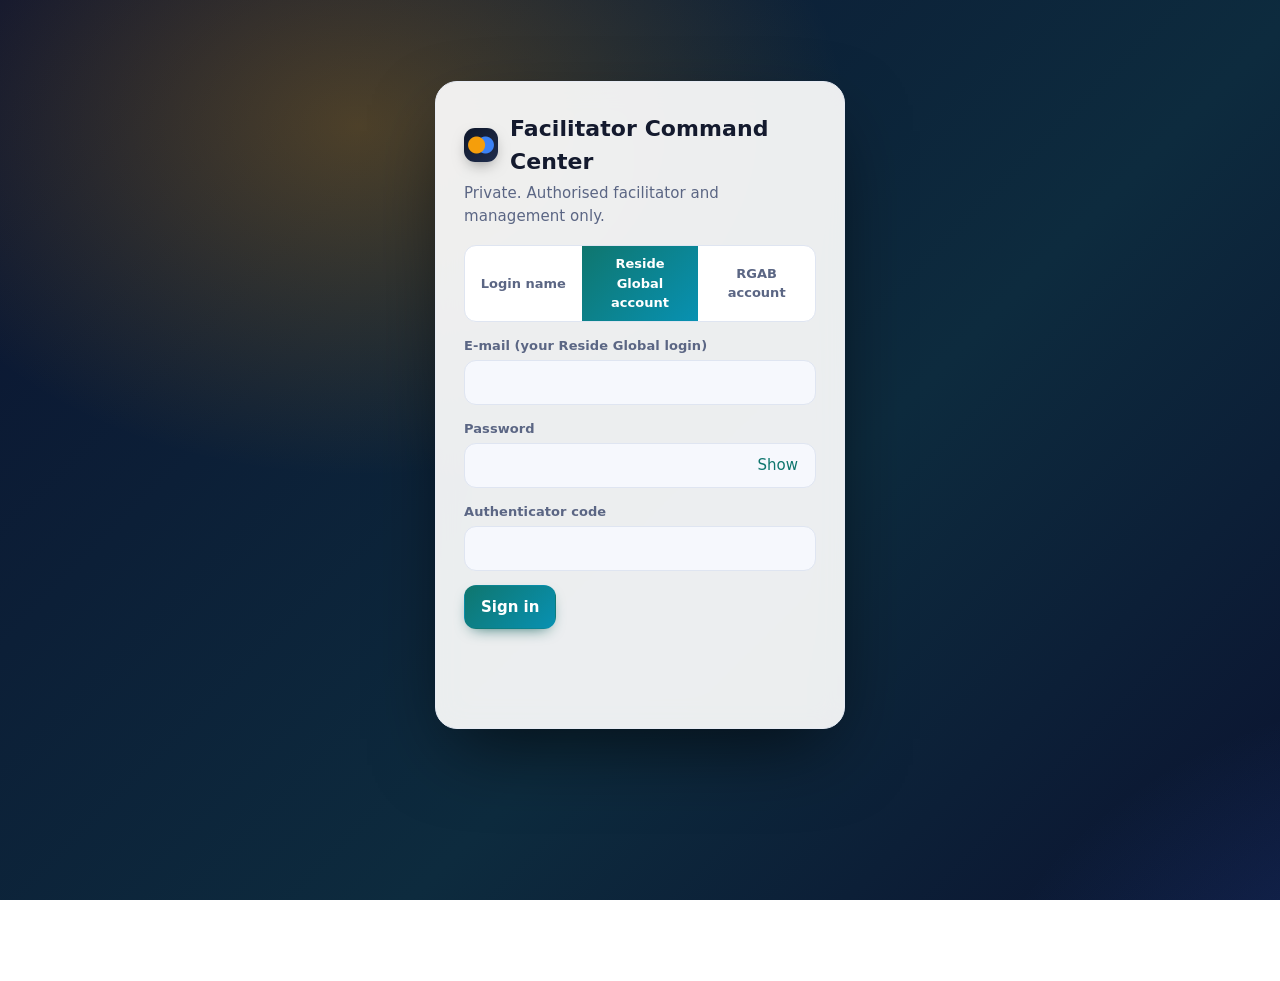
<file: index.html>
<!doctype html>
<html lang="en">
<head>
<meta charset="utf-8">
<meta name="viewport" content="width=device-width, initial-scale=1">
<meta http-equiv="Content-Security-Policy" content="default-src 'none'; script-src 'self'; style-src 'self'; connect-src 'self' https://mkgsdipztitmxvixguhp.supabase.co https://prefxyrxilbxmtydtnqi.supabase.co https://ejbrvrzijsqytsrqgfqs.supabase.co; media-src 'self'; img-src 'self' data: blob:; frame-src 'self' blob:; manifest-src 'self'; worker-src 'self'; base-uri 'none'; form-action 'none'">
<meta name="robots" content="noindex,nofollow">
<meta name="theme-color" content="#15233d">
<link rel="manifest" href="/manifest.webmanifest">
<link rel="apple-touch-icon" href="/assets/core-icon-192.png">
<title>Facilitator Command Center</title>
<link rel="stylesheet" href="app.css">
<link rel="stylesheet" href="booking-backup.css">
</head>
<body>
<div id="app" aria-live="polite"></div>
<noscript>This application needs JavaScript.</noscript>
<script src="config.js"></script>
<script src="app.js"></script>
<script src="tour.js"></script>
<script src="core-pwa-install.js?v=2" defer></script>
<script src="core-version-watch.js?v=2" defer></script>
</body>
</html>
</file>
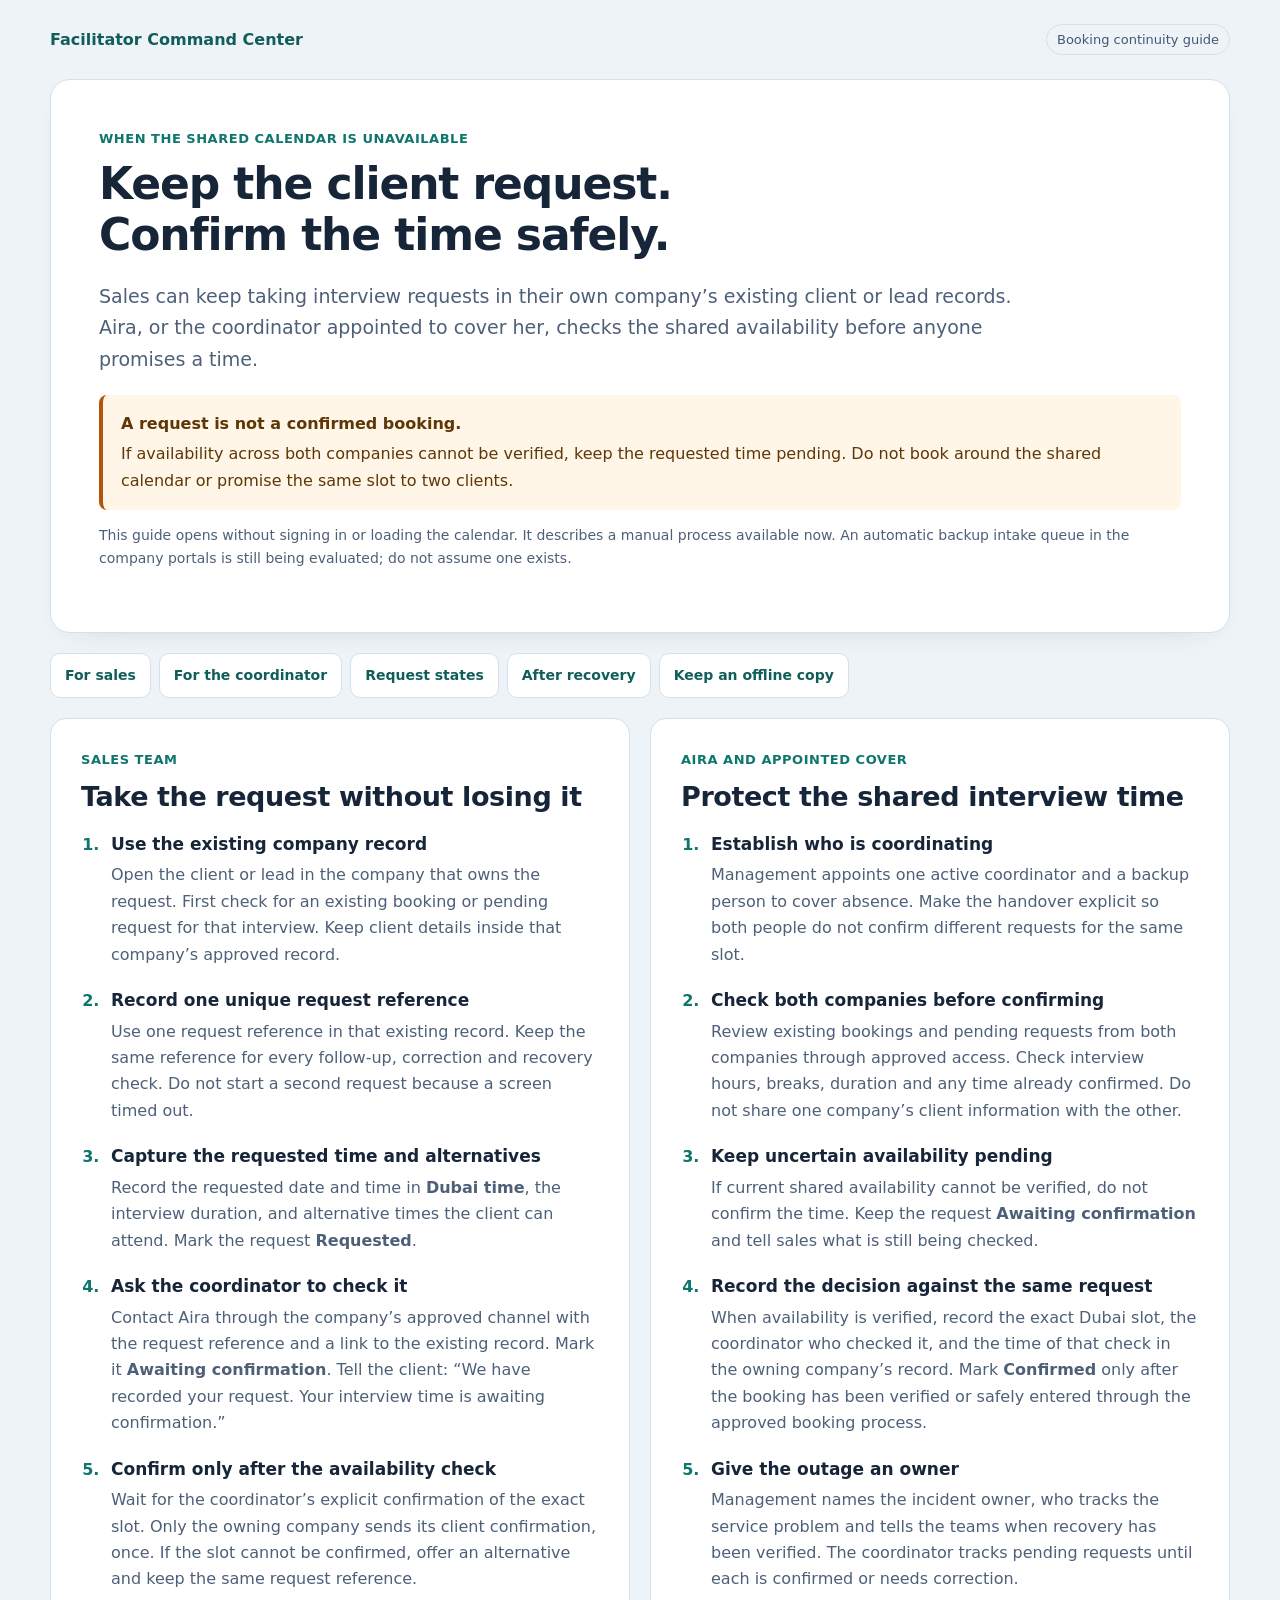
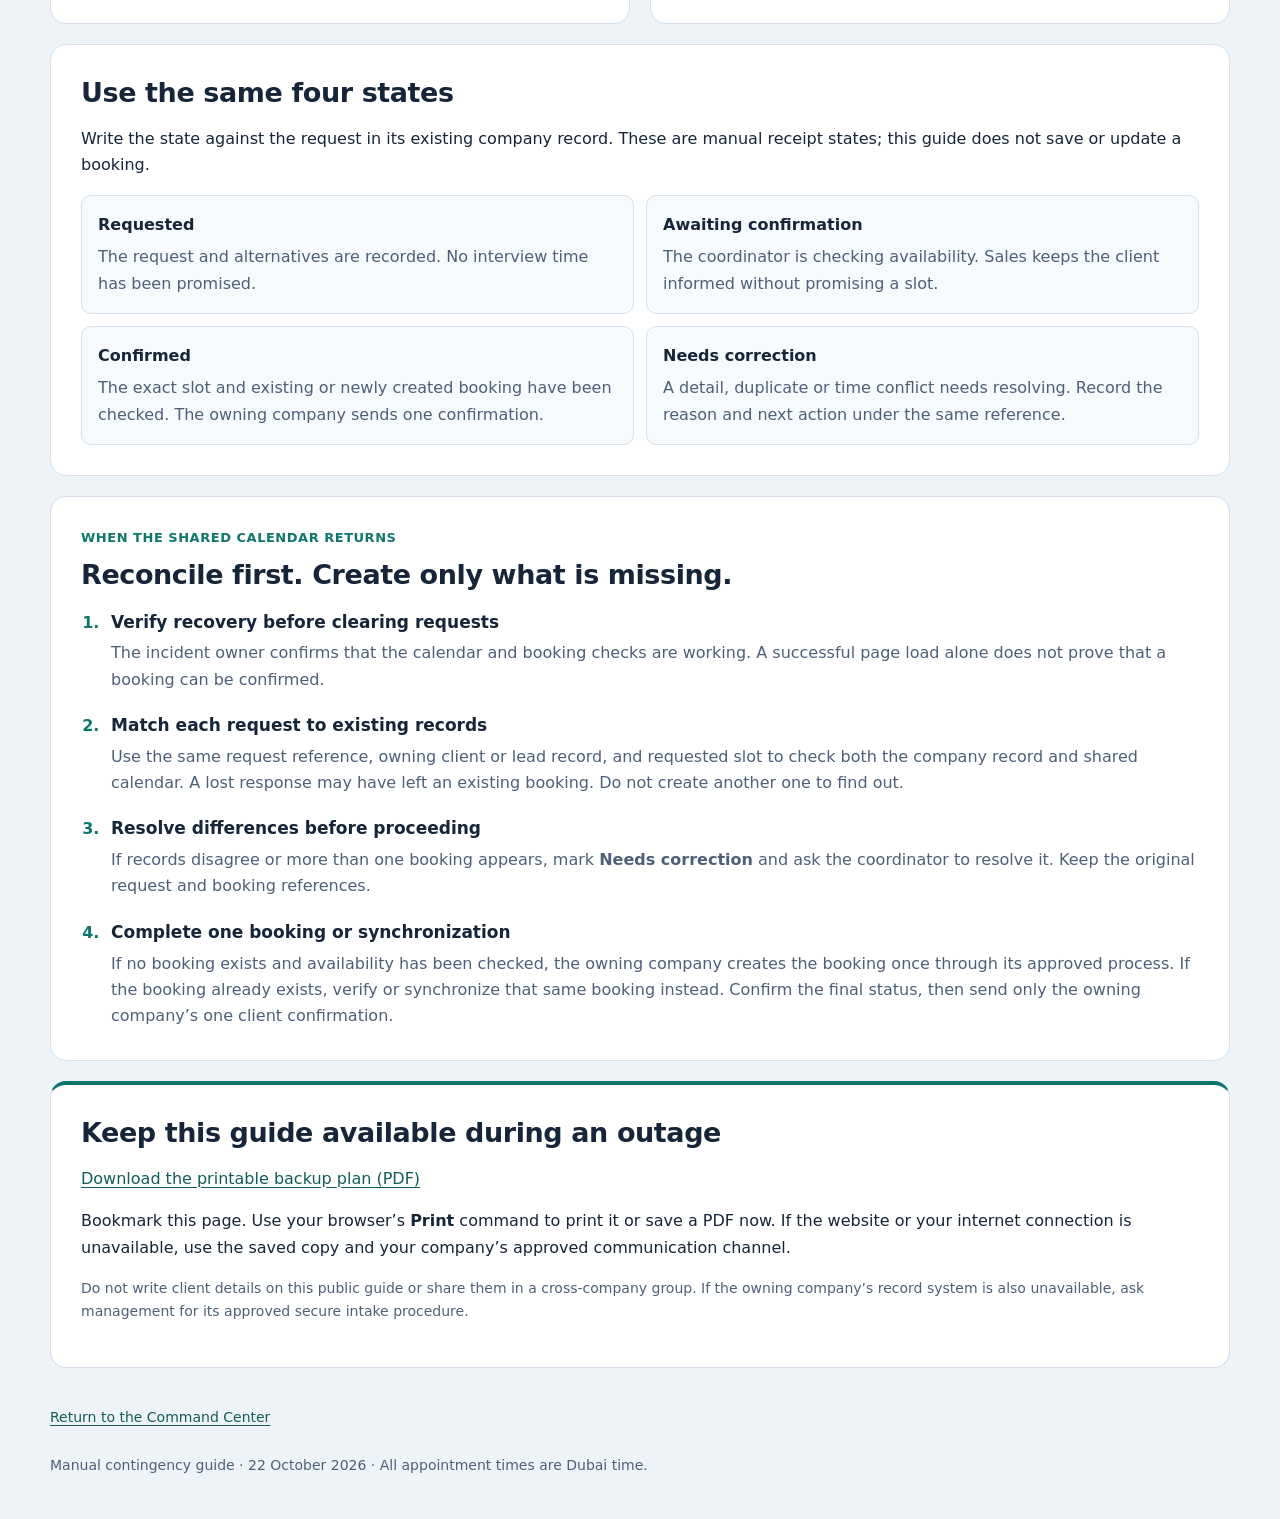
<file: booking-backup.html>
<!doctype html>
<html lang="en">
<head>
<meta charset="utf-8">
<meta name="viewport" content="width=device-width, initial-scale=1">
<meta name="robots" content="noindex,nofollow">
<meta http-equiv="Content-Security-Policy" content="default-src 'none'; style-src 'self'; img-src 'none'; base-uri 'none'; form-action 'none'">
<meta name="description" content="Manual booking continuity steps for sales and the interview coordinator when the shared calendar cannot be reached.">
<title>Booking backup plan | Facilitator Command Center</title>
<link rel="stylesheet" href="booking-backup.css">
</head>
<body class="backup-page">
<a class="backup-skip" href="#sales-steps">Skip to the sales steps</a>
<header class="backup-header">
  <a class="backup-home" href="index.html">Facilitator Command Center</a>
  <span class="backup-tag">Booking continuity guide</span>
</header>
<main class="backup-main">
  <section class="backup-intro" aria-labelledby="backup-title">
    <p class="backup-eyebrow">When the shared calendar is unavailable</p>
    <h1 id="backup-title">Keep the client request. Confirm the time safely.</h1>
    <p class="backup-lead">Sales can keep taking interview requests in their own company’s existing client or lead records. Aira, or the coordinator appointed to cover her, checks the shared availability before anyone promises a time.</p>
    <div class="backup-important"><strong>A request is not a confirmed booking.</strong> If availability across both companies cannot be verified, keep the requested time pending. Do not book around the shared calendar or promise the same slot to two clients.</div>
    <p class="backup-small">This guide opens without signing in or loading the calendar. It describes a manual process available now. An automatic backup intake queue in the company portals is still being evaluated; do not assume one exists.</p>
  </section>
  <nav class="backup-nav" aria-label="Backup guide sections">
    <a href="#sales-steps">For sales</a><a href="#coordinator-steps">For the coordinator</a><a href="#request-states">Request states</a><a href="#recovery-steps">After recovery</a><a href="#keep-copy">Keep an offline copy</a>
  </nav>
  <div class="backup-columns">
    <section class="backup-card" id="sales-steps" aria-labelledby="sales-title">
      <p class="backup-eyebrow">Sales team</p>
      <h2 id="sales-title">Take the request without losing it</h2>
      <ol class="backup-steps">
        <li><h3>Use the existing company record</h3><p>Open the client or lead in the company that owns the request. First check for an existing booking or pending request for that interview. Keep client details inside that company’s approved record.</p></li>
        <li><h3>Record one unique request reference</h3><p>Use one request reference in that existing record. Keep the same reference for every follow-up, correction and recovery check. Do not start a second request because a screen timed out.</p></li>
        <li><h3>Capture the requested time and alternatives</h3><p>Record the requested date and time in <strong>Dubai time</strong>, the interview duration, and alternative times the client can attend. Mark the request <strong>Requested</strong>.</p></li>
        <li><h3>Ask the coordinator to check it</h3><p>Contact Aira through the company’s approved channel with the request reference and a link to the existing record. Mark it <strong>Awaiting confirmation</strong>. Tell the client: “We have recorded your request. Your interview time is awaiting confirmation.”</p></li>
        <li><h3>Confirm only after the availability check</h3><p>Wait for the coordinator’s explicit confirmation of the exact slot. Only the owning company sends its client confirmation, once. If the slot cannot be confirmed, offer an alternative and keep the same request reference.</p></li>
      </ol>
    </section>
    <section class="backup-card" id="coordinator-steps" aria-labelledby="coordinator-title">
      <p class="backup-eyebrow">Aira and appointed cover</p>
      <h2 id="coordinator-title">Protect the shared interview time</h2>
      <ol class="backup-steps">
        <li><h3>Establish who is coordinating</h3><p>Management appoints one active coordinator and a backup person to cover absence. Make the handover explicit so both people do not confirm different requests for the same slot.</p></li>
        <li><h3>Check both companies before confirming</h3><p>Review existing bookings and pending requests from both companies through approved access. Check interview hours, breaks, duration and any time already confirmed. Do not share one company’s client information with the other.</p></li>
        <li><h3>Keep uncertain availability pending</h3><p>If current shared availability cannot be verified, do not confirm the time. Keep the request <strong>Awaiting confirmation</strong> and tell sales what is still being checked.</p></li>
        <li><h3>Record the decision against the same request</h3><p>When availability is verified, record the exact Dubai slot, the coordinator who checked it, and the time of that check in the owning company’s record. Mark <strong>Confirmed</strong> only after the booking has been verified or safely entered through the approved booking process.</p></li>
        <li><h3>Give the outage an owner</h3><p>Management names the incident owner, who tracks the service problem and tells the teams when recovery has been verified. The coordinator tracks pending requests until each is confirmed or needs correction.</p></li>
      </ol>
    </section>
  </div>
  <section class="backup-card" id="request-states" aria-labelledby="states-title">
    <h2 id="states-title">Use the same four states</h2>
    <p>Write the state against the request in its existing company record. These are manual receipt states; this guide does not save or update a booking.</p>
    <dl class="backup-states">
      <div><dt>Requested</dt><dd>The request and alternatives are recorded. No interview time has been promised.</dd></div>
      <div><dt>Awaiting confirmation</dt><dd>The coordinator is checking availability. Sales keeps the client informed without promising a slot.</dd></div>
      <div><dt>Confirmed</dt><dd>The exact slot and existing or newly created booking have been checked. The owning company sends one confirmation.</dd></div>
      <div><dt>Needs correction</dt><dd>A detail, duplicate or time conflict needs resolving. Record the reason and next action under the same reference.</dd></div>
    </dl>
  </section>
  <section class="backup-card" id="recovery-steps" aria-labelledby="recovery-title">
    <p class="backup-eyebrow">When the shared calendar returns</p>
    <h2 id="recovery-title">Reconcile first. Create only what is missing.</h2>
    <ol class="backup-steps">
      <li><h3>Verify recovery before clearing requests</h3><p>The incident owner confirms that the calendar and booking checks are working. A successful page load alone does not prove that a booking can be confirmed.</p></li>
      <li><h3>Match each request to existing records</h3><p>Use the same request reference, owning client or lead record, and requested slot to check both the company record and shared calendar. A lost response may have left an existing booking. Do not create another one to find out.</p></li>
      <li><h3>Resolve differences before proceeding</h3><p>If records disagree or more than one booking appears, mark <strong>Needs correction</strong> and ask the coordinator to resolve it. Keep the original request and booking references.</p></li>
      <li><h3>Complete one booking or synchronization</h3><p>If no booking exists and availability has been checked, the owning company creates the booking once through its approved process. If the booking already exists, verify or synchronize that same booking instead. Confirm the final status, then send only the owning company’s one client confirmation.</p></li>
    </ol>
  </section>
  <section class="backup-offline" id="keep-copy" aria-labelledby="copy-title">
    <h2 id="copy-title">Keep this guide available during an outage</h2>
    <p><a href="booking-backup.pdf" download>Download the printable backup plan (PDF)</a></p>
    <p>Bookmark this page. Use your browser’s <strong>Print</strong> command to print it or save a PDF now. If the website or your internet connection is unavailable, use the saved copy and your company’s approved communication channel.</p>
    <p class="backup-small">Do not write client details on this public guide or share them in a cross-company group. If the owning company’s record system is also unavailable, ask management for its approved secure intake procedure.</p>
  </section>
</main>
<footer class="backup-footer"><a href="index.html">Return to the Command Center</a><p>Manual contingency guide · 22 October 2026 · All appointment times are Dubai time.</p></footer>
</body>
</html>
</file>
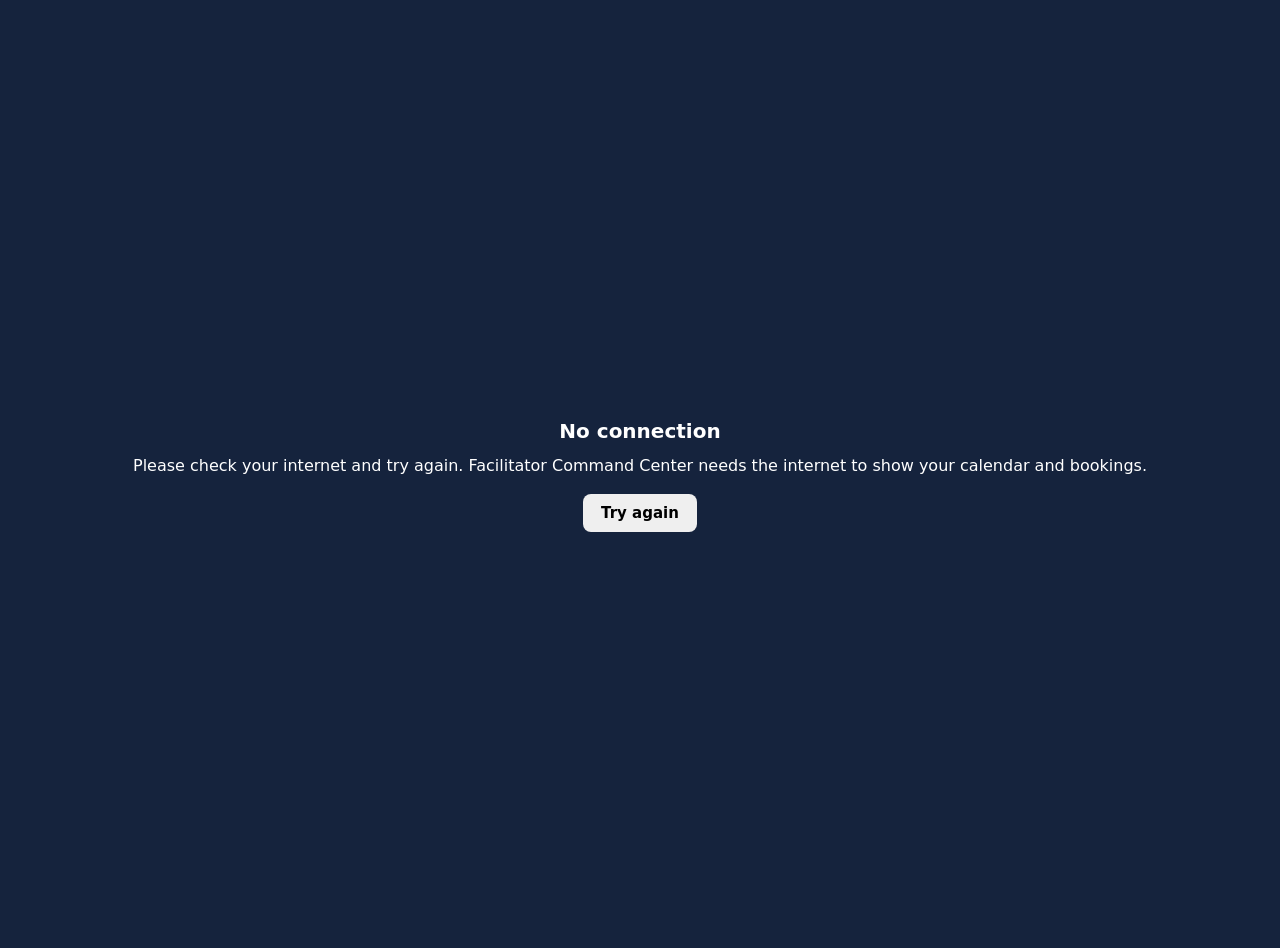
<file: offline.html>
<!doctype html>
<html lang="en"><head><meta charset="utf-8"><meta name="viewport" content="width=device-width, initial-scale=1"><meta name="theme-color" content="#15233d"><meta name="robots" content="noindex">
<title>No connection - Facilitator Command Center</title>
<style>html,body{height:100%;margin:0}body{display:flex;align-items:center;justify-content:center;background:#15233d;color:#fff;font:16px/1.5 system-ui,Arial,sans-serif;text-align:center;padding:24px}</style></head>
<body><div><h1 style="font-size:20px;margin:0 0 8px">No connection</h1><p style="margin:0 0 16px">Please check your internet and try again. Facilitator Command Center needs the internet to show your calendar and bookings.</p><button onclick="location.reload()" style="padding:10px 18px;border-radius:8px;border:0;font:600 15px system-ui">Try again</button></div></body></html>
</file>
<file: app.css>
/* Facilitator Command Center - "Aurora" theme. System fonts only; no inline styles anywhere (strict CSP). Every animation is off for reduced-motion users. */
:root {
  --bg: #eef1f8; --bg2: #e3e9fb; --panel: #ffffff; --panel2: #f6f8fd; --fg: #141a2e; --muted: #5b6684; --line: #dfe5f1;
  --brand: #0f766e; --brand2: #0891b2; --brand-fg: #ffffff; --ok: #0f8f62; --warn: #b45309; --bad: #d92d20;
  --rgos: #a64b00; --rgos-bg: #fff2d9; --rgos-ac: #f59e0b;
  --rgab: #1d4ed8; --rgab-bg: #e2ebff; --rgab-ac: #3b82f6;
  --focus: #0ea5e9; --shadow: 0 1px 2px #1b25461a, 0 10px 28px -14px #1b254659; --radius: 16px;
}
@media (prefers-color-scheme: dark) {
  :root { --bg: #0a0f1d; --bg2: #101831; --panel: #131a2d; --panel2: #18213a; --fg: #e9edfb; --muted: #9aa6c6; --line: #263154; --brand: #2dd4bf; --brand2: #38bdf8; --brand-fg: #04201d;
    --ok: #4ade9c; --warn: #fbbf5e; --bad: #ff8a80; --rgos: #fbbf5e; --rgos-bg: #3a2a0d; --rgos-ac: #f59e0b; --rgab: #8fb5ff; --rgab-bg: #15264d; --rgab-ac: #5b8cff;
    --focus: #38bdf8; --shadow: 0 1px 2px #0006, 0 14px 34px -16px #000a; }
}
* { box-sizing: border-box; }
html { scroll-behavior: smooth; }
body { margin: 0; color: var(--fg); font: 15px/1.5 "Segoe UI Variable Text", "Segoe UI", system-ui, -apple-system, Roboto, sans-serif; letter-spacing: .005em; min-height: 100vh;
  background: radial-gradient(1100px 420px at 85% -120px, color-mix(in srgb, var(--brand2) 16%, transparent), transparent 70%), radial-gradient(900px 380px at -10% -100px, color-mix(in srgb, var(--rgos-ac) 14%, transparent), transparent 70%), linear-gradient(180deg, var(--bg2) 0, var(--bg) 360px), var(--bg); background-attachment: fixed; }
button, input, select, textarea { font: inherit; color: inherit; }
:focus-visible { outline: 3px solid var(--focus); outline-offset: 2px; }
a { color: var(--brand); }
.hidden { display: none !important; }

/* ------------------------------------------------------------ login */
body:has(.login) { background: radial-gradient(700px 500px at 20% 10%, color-mix(in srgb, var(--rgos-ac) 28%, transparent), transparent 70%), radial-gradient(800px 560px at 85% 85%, color-mix(in srgb, var(--rgab-ac) 30%, transparent), transparent 70%), linear-gradient(135deg, #0b1330, #0d2b3e 60%, #0b1330); background-attachment: fixed; }
.login { max-width: 410px; margin: 9vh auto; padding: 30px 28px 24px; background: color-mix(in srgb, var(--panel) 92%, transparent); backdrop-filter: blur(14px); border: 1px solid color-mix(in srgb, #fff 24%, var(--line)); border-radius: 22px; box-shadow: 0 30px 80px -20px #000a; }
.login h1 { margin: 0 0 4px; font-size: 22px; display: flex; align-items: center; gap: 12px; }
.login h1::before, .topbar h1::before { content: ""; flex: none; width: 34px; height: 34px; border-radius: 11px; box-shadow: 0 6px 16px -6px #0008;
  background: radial-gradient(circle at 37% 50%, var(--rgos-ac) 0 8px, transparent 9px), radial-gradient(circle at 63% 50%, var(--rgab-ac) 0 8px, transparent 9px), linear-gradient(140deg, #0f172a, #1f2d4d); }
.login p { margin: 0 0 18px; color: var(--muted); }
.field { display: grid; gap: 5px; margin-bottom: 14px; }
.field label { font-size: 13px; font-weight: 600; color: var(--muted); }
.field input, .field select, input[type="date"], input[type="search"], input[type="text"], input[type="time"], input[type="datetime-local"], select { padding: 10px 12px; border: 1px solid var(--line); border-radius: 12px; background: var(--panel2); transition: border-color .15s, box-shadow .15s, background-color .15s; }
.field input:focus, input:focus, select:focus { outline: none; border-color: var(--focus); box-shadow: 0 0 0 4px color-mix(in srgb, var(--focus) 25%, transparent); background: var(--panel); }
.btn { padding: 10px 16px; border-radius: 12px; border: 1px solid transparent; background: linear-gradient(135deg, var(--brand), var(--brand2)); color: var(--brand-fg); font-weight: 600; cursor: pointer; box-shadow: 0 6px 16px -8px color-mix(in srgb, var(--brand) 80%, #000); }
.btn.secondary { background: var(--panel); color: var(--fg); border-color: var(--line); box-shadow: none; font-weight: 500; }
.btn.danger { background: linear-gradient(135deg, #e5483d, #b42318); color: #fff; box-shadow: 0 6px 16px -8px #b42318; }
.btn:disabled { opacity: .45; cursor: not-allowed; box-shadow: none; filter: grayscale(.4); }
.err { color: var(--bad); min-height: 1.4em; }
.ok { color: var(--ok); }

/* ------------------------------------------------------------ shell */
.topbar { display: flex; flex-wrap: wrap; align-items: center; gap: 10px; padding: 12px 22px; background: color-mix(in srgb, var(--panel) 78%, transparent); backdrop-filter: blur(16px) saturate(1.4); border-bottom: 1px solid var(--line); position: sticky; top: 0; z-index: 5; }
.topbar h1 { font-size: 18px; margin: 0 auto 0 0; display: flex; align-items: center; gap: 12px; letter-spacing: -.01em; }
.badge { padding: 4px 12px; border-radius: 999px; font-size: 12px; font-weight: 600; border: 1px solid var(--line); background: var(--panel2); color: var(--muted); }
.badge.warn { border-color: var(--warn); color: var(--warn); } .badge.bad { border-color: var(--bad); color: var(--bad); } .badge.ok { border-color: var(--ok); color: var(--ok); }
.banner { padding: 10px 22px; background: linear-gradient(90deg, #b42318, #e5483d); color: #fff; font-weight: 700; text-align: center; letter-spacing: .01em; }
.synth { padding: 7px 22px; background: color-mix(in srgb, var(--rgos-ac) 18%, var(--panel)); color: var(--fg); font-size: 12.5px; border-bottom: 1px solid var(--line); text-align: center; }
nav.tabs { display: flex; flex-wrap: wrap; gap: 6px; padding: 14px 22px 0; max-width: 1320px; margin: 0 auto; }
nav.tabs button { padding: 9px 16px; border: 1px solid transparent; border-radius: 999px; background: transparent; color: var(--muted); font-weight: 600; cursor: pointer; }
nav.tabs button:hover { background: color-mix(in srgb, var(--panel) 80%, transparent); color: var(--fg); }
nav.tabs button[aria-selected="true"] { background: var(--panel); color: var(--fg); border-color: var(--line); box-shadow: var(--shadow); }
nav.tabs button[aria-selected="true"]::after { content: ""; position: absolute; left: 18px; right: 18px; bottom: 3px; height: 3px; border-radius: 3px; background: linear-gradient(90deg, var(--brand), var(--brand2)); }
main { padding: 18px 22px 60px; max-width: 1320px; margin: 0 auto; }
.card { background: var(--panel); border: 1px solid var(--line); border-radius: var(--radius); padding: 18px; margin-bottom: 16px; box-shadow: var(--shadow); }
.card h2 { margin: 0 0 10px; font-size: 17px; letter-spacing: -.005em; }
.toolbar { display: flex; flex-wrap: wrap; gap: 10px; align-items: center; margin-bottom: 14px; }
.seg { display: inline-flex; border: 1px solid var(--line); border-radius: 12px; overflow: hidden; background: var(--panel); box-shadow: var(--shadow); }
.seg button { padding: 8px 14px; background: transparent; border: 0; cursor: pointer; font-weight: 600; color: var(--muted); }
.seg button:hover { color: var(--fg); background: var(--panel2); }
.seg button[aria-pressed="true"] { background: linear-gradient(135deg, var(--brand), var(--brand2)); color: var(--brand-fg); }
.title { font-weight: 700; margin: 0 6px; font-size: 16px; }

/* live numbers above the calendar (click to filter) */
.stats { display: grid; grid-template-columns: repeat(auto-fit, minmax(150px, 1fr)); gap: 12px; margin-bottom: 16px; }
.stat { position: relative; text-align: left; padding: 14px 16px 12px; border-radius: var(--radius); border: 1px solid var(--line); background: var(--panel); box-shadow: var(--shadow); cursor: pointer; overflow: hidden; }
.stat::before { content: ""; position: absolute; left: 0; top: 0; bottom: 0; width: 5px; background: var(--muted); }
.stat.s-RGOS::before { background: var(--rgos-ac); } .stat.s-RGAB::before { background: var(--rgab-ac); } .stat.s-ALL::before { background: linear-gradient(180deg, var(--brand), var(--brand2)); } .stat.s-ATT::before { background: var(--warn); }
.stat .num { display: block; font-size: 30px; line-height: 1.1; font-weight: 800; letter-spacing: -.02em; }
.stat .lbl { font-size: 12.5px; color: var(--muted); font-weight: 600; text-transform: uppercase; letter-spacing: .05em; }
.stat[aria-pressed="true"] { border-color: var(--focus); box-shadow: 0 0 0 3px color-mix(in srgb, var(--focus) 28%, transparent), var(--shadow); }
.stat.s-RGOS .num { color: var(--rgos); } .stat.s-RGAB .num { color: var(--rgab); } .stat.s-ATT .num { color: var(--warn); }

/* company markers: colour AND shape/text, never colour alone */
.co { display: inline-flex; align-items: center; gap: 5px; padding: 2px 10px; border-radius: 8px; font-size: 12px; font-weight: 800; letter-spacing: .03em; }
.co-RGOS { background: var(--rgos-bg); color: var(--rgos); border: 1px solid color-mix(in srgb, var(--rgos-ac) 55%, transparent); }
.co-RGOS::before { content: "\25A0"; color: var(--rgos-ac); }
.co-RGAB { background: var(--rgab-bg); color: var(--rgab); border: 1px solid color-mix(in srgb, var(--rgab-ac) 55%, transparent); }
.co-RGAB::before { content: "\25CF"; color: var(--rgab-ac); }

/* calendar */
.dayrow { position: relative; display: grid; grid-template-columns: 64px 1fr; gap: 10px; padding: 5px 0; min-height: 38px; }
.dayrow::before { content: ""; position: absolute; left: 70px; top: 0; bottom: 0; width: 2px; background: var(--line); display: none; }
.dayrow + .dayrow { border-top: 1px dashed color-mix(in srgb, var(--line) 80%, transparent); }
.dayrow .t { color: var(--muted); font-variant-numeric: tabular-nums; font-weight: 700; padding-top: 10px; }
.ev { display: grid; gap: 6px; padding: 11px 14px; border-radius: 14px; border: 1px solid var(--line); border-left: 6px solid; background: var(--panel2); cursor: pointer; text-align: left; width: 100%; margin: 2px 0; box-shadow: 0 1px 2px #1b25460f; }
.ev.RGOS { border-left-color: var(--rgos-ac); background: linear-gradient(100deg, color-mix(in srgb, var(--rgos-bg) 85%, var(--panel)), var(--panel2) 55%); }
.ev.RGAB { border-left-color: var(--rgab-ac); background: linear-gradient(100deg, color-mix(in srgb, var(--rgab-bg) 85%, var(--panel)), var(--panel2) 55%); }
.ev.cancelled, .ev.no_show { opacity: .62; filter: saturate(.55); }
.ev.cancelled .l1 > span:not(.co):not(.note) { text-decoration: line-through; }
.ev .l1 { display: flex; flex-wrap: wrap; gap: 9px; align-items: center; }
.chips { display: flex; flex-wrap: wrap; gap: 5px; }
.result-wait-timer { display: block; margin-top: 6px; color: var(--muted); font-size: 12px; line-height: 1.5; font-variant-numeric: tabular-nums; overflow-wrap: anywhere; }
.chip { font-size: 12px; font-weight: 600; padding: 2px 9px; border-radius: 999px; border: 1px solid var(--line); background: color-mix(in srgb, var(--panel) 85%, transparent); color: var(--muted); }
.chip.ok { color: var(--ok); border-color: color-mix(in srgb, var(--ok) 45%, transparent); background: color-mix(in srgb, var(--ok) 11%, transparent); }
.chip.warn { color: var(--warn); border-color: color-mix(in srgb, var(--warn) 45%, transparent); background: color-mix(in srgb, var(--warn) 11%, transparent); }
.chip.bad { color: var(--bad); border-color: color-mix(in srgb, var(--bad) 45%, transparent); background: color-mix(in srgb, var(--bad) 10%, transparent); }
.note { font-size: 12.5px; color: var(--muted); }
.scroll-x { overflow-x: auto; }
.stat .note { display: block; margin-top: 3px; text-transform: none; letter-spacing: 0; font-weight: 500; }
.history-note { border-left: 4px solid var(--muted); padding: 8px 12px; background: color-mix(in srgb, var(--muted) 10%, transparent); border-radius: 8px; }
.previewframe { width: 100%; min-height: 260px; border: 1px solid var(--line); border-radius: 10px; background: #fff; display: block; }
.btn.loading::after { content: ""; display: inline-block; width: 14px; height: 14px; margin-left: 10px; vertical-align: -2px; border: 2px solid #fff8; border-top-color: #fff; border-radius: 50%; animation: spin .7s linear infinite; }
@keyframes spin { to { transform: rotate(360deg); } }
.login-status { min-height: 1.4em; margin: 8px 0 0; }
.wide-card { grid-column: 1 / -1; }
.rankings { display: grid; gap: 16px; margin: 16px 0; }
.rankcard.brand-RGOS { border-top: 6px solid var(--rgos-ac); } .rankcard.brand-RGAB { border-top: 6px solid var(--rgab-ac); }
.rankcard td.rank { font-weight: 800; font-size: 15px; white-space: nowrap; }
.rankcard tr.top1 { background: color-mix(in srgb, #f5c542 14%, transparent); } .rankcard tr.top2 { background: color-mix(in srgb, #9aa5b1 11%, transparent); } .rankcard tr.top3 { background: color-mix(in srgb, #cd7f32 11%, transparent); }
.pwwrap { position: relative; display: block; }
.pwwrap input { width: 100%; padding-right: 74px; box-sizing: border-box; }
.pwtoggle { position: absolute; right: 8px; top: 50%; transform: translateY(-50%); border: 0; background: transparent; color: var(--brand, #0f766e); font: 700 13px/1 inherit; cursor: pointer; padding: 8px 10px; border-radius: 8px; }
.pwtoggle:hover, .pwtoggle:focus-visible { background: color-mix(in srgb, var(--brand, #0f766e) 12%, transparent); outline: none; }
.docs-dialog { width: min(1500px, 96vw); height: 92vh; max-width: none; border: 0; border-radius: 16px; padding: 18px 20px; box-shadow: 0 30px 80px #000a; overflow: auto; }
.docs-dialog::backdrop { background: #050a1acc; }
.docs-head { display: flex; justify-content: space-between; align-items: center; gap: 12px; }
.docgrid { display: grid; grid-template-columns: repeat(auto-fit, minmax(440px, 1fr)); gap: 16px; margin-top: 10px; }
.docpanel { border: 1px solid var(--line); border-radius: 12px; padding: 10px 12px; background: var(--panel2, #f8fafc); }
.docpanel h4 { margin: 4px 0 8px; }
.docframe { width: 100%; height: 72vh; border: 1px solid var(--line); border-radius: 8px; background: #fff; }
.docactions { margin-top: 8px; }
.docimg { max-width: 100%; max-height: 72vh; display: block; margin: 0 auto; border: 1px solid var(--line); border-radius: 8px; background: #fff; }
.notices { display: grid; gap: 10px; margin-bottom: 14px; }
.notice { border: 2px solid var(--warn, #b45309); border-left-width: 8px; border-radius: 12px; padding: 12px 16px; background: color-mix(in srgb, var(--warn, #b45309) 9%, var(--panel, #fff)); }
.notice-t { font-size: 17px; }
.notice-b { white-space: pre-wrap; margin: 6px 0 10px; }
.notice-f { display: flex; justify-content: space-between; align-items: center; gap: 10px; flex-wrap: wrap; }
.watermark { position: fixed; inset: 0; z-index: 20; pointer-events: none; display: grid; grid-template-columns: repeat(3, 1fr); align-content: space-around; overflow: hidden; opacity: .16; }
.watermark span { transform: rotate(-24deg); font: 800 20px/1.2 Segoe UI, system-ui, sans-serif; color: #111; text-align: center; white-space: nowrap; padding: 26px 0; }
/* Mandatory notices use a fixed viewport; only the message scrolls. */
.gate { position: fixed; inset: 0; z-index: 5000; box-sizing: border-box; height: 100vh; height: 100dvh; display: grid; place-items: center; padding: max(12px, env(safe-area-inset-top)) max(12px, env(safe-area-inset-right)) max(12px, env(safe-area-inset-bottom)) max(12px, env(safe-area-inset-left)); background: #050a1ad9; overscroll-behavior: contain; isolation: isolate; }
.gate .gate-box { box-sizing: border-box; width: min(100%, 720px); min-width: 0; min-height: 0; max-height: 100%; display: flex; flex-direction: column; overflow: hidden; margin: 0; padding: clamp(14px, 3vw, 28px); gap: 14px; background: var(--panel, #fff); color: var(--fg, #172033); border: 1px solid var(--line, #d6deea); border-top: 5px solid var(--warn, #b45309); border-radius: 18px; box-shadow: 0 24px 90px #0008; overflow-wrap: anywhere; }
.gate .gate-header { flex: 0 0 auto; min-width: 0; }
.gate .gate-eyebrow { color: var(--warn, #92400e); font-size: 12px; font-weight: 800; letter-spacing: .06em; text-transform: uppercase; margin-bottom: 10px; }
.gate .gate-company { display: flex; align-items: center; gap: 6px; flex-wrap: wrap; margin-bottom: 8px; }
.gate h2 { font-size: clamp(20px, 2.4vw, 28px); line-height: 1.2; margin: 0 0 10px; }
.gate .gate-header .note { margin: 0; line-height: 1.45; }
.gate .notice-scroll { box-sizing: border-box; flex: 1 1 auto; min-height: 48px; max-height: min(48vh, 500px); max-height: min(48dvh, 500px); overflow: auto; overscroll-behavior: contain; scrollbar-gutter: stable; border: 1px solid var(--line, #d6deea); border-radius: 10px; padding: 14px 16px; margin: 0; background: var(--panel2, #f8fafc); line-height: 1.65; }
.gate .notice-b { margin: 0; white-space: pre-wrap; overflow-wrap: anywhere; }
.gate .gate-footer { flex: 0 0 auto; display: grid; gap: 10px; }
.gate .gate-footer .note, .gate .gate-error { margin: 0; }
.gate .gate-error:empty { display: none; }
.gate .gate-footer .btn { justify-self: end; min-height: 44px; min-width: 180px; }
.gate .gate-footer .btn:disabled { opacity: .6; cursor: not-allowed; }
.gate :focus-visible { outline: 3px solid var(--focus, #0891b2); outline-offset: 3px; }
body.gated { overflow: hidden; overscroll-behavior: none; }
@media (max-width: 480px), (max-height: 600px) { .gate .gate-box { gap: 10px; padding: 14px; border-radius: 12px; } .gate .gate-footer .btn { width: 100%; justify-self: stretch; } .gate .gate-header .note { font-size: 12px; } .gate .gate-eyebrow { margin-bottom: 6px; font-size: 11px; } .gate h2 { font-size: 20px; margin-bottom: 6px; } .gate .notice-scroll { padding: 10px; } }
@media (prefers-reduced-motion: reduce) { .gate, .gate * { scroll-behavior: auto !important; animation: none !important; transition: none !important; } }
.ask-dialog { border: 0; border-radius: 16px; padding: 20px 24px; min-width: min(560px, 92vw); box-shadow: 0 30px 80px #000a; }
.ask-dialog::backdrop { background: #050a1acc; }
.slotbox { display: flex; flex-wrap: wrap; gap: 8px; margin: 10px 0; max-height: 260px; overflow: auto; }
.workspace { margin-top: 12px; }
.notice-scroll { max-height: min(46vh, 420px); overflow: auto; border: 1px solid var(--line); border-radius: 10px; padding: 8px 14px; margin: 10px 0 6px; background: var(--panel2, #f8fafc); }
.notice-scroll:focus { outline: 2px solid var(--focus, #0891b2); }
.notice-item summary { cursor: pointer; }
.toolbar-group { display: inline-flex; gap: 8px; align-items: center; flex-wrap: wrap; }
.funnel-row { display: grid; grid-template-columns: 170px 1fr 44px; gap: 10px; align-items: center; margin: 9px 0; font-size: 13.5px; }
.funnel-row .fl { color: var(--muted); font-weight: 600; } .funnel-row .fn { text-align: right; font-weight: 800; }
.ftrack { height: 14px; border-radius: 999px; background: color-mix(in srgb, var(--muted) 16%, transparent); overflow: hidden; }
.ftrack .fill { display: block; height: 100%; border-radius: 999px; background: linear-gradient(90deg, var(--brand), var(--brand2)); transition: width .5s cubic-bezier(.2, .8, .2, 1); }
.mark { font-size: 12.5px; font-weight: 600; color: var(--muted); padding: 7px 12px; background: repeating-linear-gradient(45deg, transparent 0 7px, color-mix(in srgb, var(--line) 80%, transparent) 7px 8px); border: 1px dashed var(--line); border-radius: 10px; }
.nowline { display: flex; align-items: center; gap: 8px; color: var(--bad); font-weight: 800; font-size: 12px; text-transform: uppercase; letter-spacing: .08em; padding-top: 6px; }
.nowline::before { content: ""; width: 10px; height: 10px; border-radius: 50%; background: var(--bad); box-shadow: 0 0 0 0 color-mix(in srgb, var(--bad) 50%, transparent); }
.nowline::after { content: ""; flex: 1; height: 2px; background: linear-gradient(90deg, var(--bad), transparent); }
.week { display: grid; grid-template-columns: repeat(7, minmax(165px, 1fr)); gap: 10px; overflow-x: auto; padding-bottom: 6px; }
.week .col { background: var(--panel); border: 1px solid var(--line); border-radius: var(--radius); padding: 10px; min-width: 165px; box-shadow: var(--shadow); }
.week .col.today { border-color: var(--focus); box-shadow: 0 0 0 3px color-mix(in srgb, var(--focus) 22%, transparent), var(--shadow); }
.week h3 { margin: 0 0 8px; font-size: 13px; color: var(--muted); text-transform: uppercase; letter-spacing: .05em; }
.week .col.today h3 { color: var(--focus); }
.month { display: grid; grid-template-columns: repeat(7, 1fr); gap: 6px; }
.month .dow { font-size: 12px; font-weight: 700; color: var(--muted); text-align: center; text-transform: uppercase; letter-spacing: .05em; }
.month .cell { background: var(--panel); border: 1px solid var(--line); border-radius: 12px; min-height: 100px; padding: 7px; cursor: pointer; text-align: left; display: block; width: 100%; box-shadow: 0 1px 2px #1b25460f; }
.month .cell.other { opacity: .45; }
.month .cell.today { border-color: var(--focus); box-shadow: 0 0 0 3px color-mix(in srgb, var(--focus) 22%, transparent); }
.month .cell .d { font-size: 12.5px; font-weight: 700; color: var(--muted); }
.month .mini { display: block; font-size: 11px; font-weight: 600; margin-top: 3px; padding: 1px 6px; border-radius: 6px; white-space: nowrap; overflow: hidden; text-overflow: ellipsis; }
.month .mini.RGOS { background: var(--rgos-bg); color: var(--rgos); border-left: 3px solid var(--rgos-ac); }
.month .mini.RGAB { background: var(--rgab-bg); color: var(--rgab); border-left: 3px solid var(--rgab-ac); }

.menus { display: inline-flex; gap: 8px; flex-wrap: wrap; }
.menus select { font-weight: 600; cursor: pointer; padding-right: 8px; box-shadow: var(--shadow); }

/* tables / lists */
table { width: 100%; border-collapse: collapse; }
th, td { text-align: left; padding: 9px 10px; border-bottom: 1px solid var(--line); vertical-align: top; font-size: 14px; }
th { color: var(--muted); font-weight: 700; font-size: 12px; text-transform: uppercase; letter-spacing: .05em; }
tbody tr { transition: background-color .15s; }
tbody tr:hover { background: var(--panel2); }
.grid2 { display: grid; grid-template-columns: repeat(auto-fit, minmax(330px, 1fr)); gap: 16px; }

/* drawer + dialogs */
.drawer { position: fixed; top: 0; right: 0; bottom: 0; width: min(540px, 100vw); background: var(--panel); border-left: 1px solid var(--line); border-radius: 22px 0 0 22px; box-shadow: -18px 0 50px -16px #000a; padding: 20px; overflow: auto; z-index: 20; }
.drawer h2 { margin: 14px 0 8px; font-size: 20px; letter-spacing: -.01em; display: flex; gap: 10px; align-items: center; flex-wrap: wrap; }
.kv { display: grid; grid-template-columns: 160px 1fr; gap: 7px 12px; margin: 10px 0; padding: 14px; background: var(--panel2); border: 1px solid var(--line); border-radius: 14px; }
.kv dt { color: var(--muted); font-size: 13px; font-weight: 600; }
.kv dd { margin: 0; font-weight: 500; }
.actions { display: flex; flex-wrap: wrap; gap: 8px; margin: 14px 0; }
.timeline { list-style: none; padding: 0 0 0 16px; margin: 0; font-size: 13.5px; border-left: 2px solid var(--line); }
.timeline li { position: relative; padding: 5px 0 5px 10px; }
.timeline li::before { content: ""; position: absolute; left: -22px; top: 11px; width: 10px; height: 10px; border-radius: 50%; background: linear-gradient(135deg, var(--brand), var(--brand2)); box-shadow: 0 0 0 3px var(--panel); }
dialog { border: 1px solid var(--line); border-radius: 22px; background: var(--panel); color: var(--fg); max-width: 580px; padding: 22px; box-shadow: 0 30px 80px -20px #000b; }
dialog::backdrop { background: #070b1699; backdrop-filter: blur(3px); }
.brandbox { border: 1px solid var(--line); border-radius: 14px; padding: 14px; margin: 12px 0; background: var(--panel2); }
.brandbox.brand-RGOS { border-top: 8px solid var(--rgos-ac); }
.brandbox.brand-RGAB { border-top: 8px solid var(--rgab-ac); }
.brandhead { margin-bottom: 8px; }
.brandbox ul { margin: 6px 0; padding-left: 20px; }
.scroll-x { overflow-x: auto; }
.month .cell .d { display: inline-block; min-width: 1.6em; }
.month .cell .n { display: inline-block; float: right; background: linear-gradient(135deg, var(--brand), var(--brand2)); color: var(--brand-fg); border-radius: 999px; padding: 0 8px; font-size: 12px; font-weight: 800; }

/* toasts */
.toasts { position: fixed; left: 50%; bottom: 26px; transform: translateX(-50%); z-index: 120; display: grid; gap: 8px; justify-items: center; pointer-events: none; }
.toast { padding: 11px 18px 11px 14px; border-radius: 999px; background: #0e1730; color: #fff; font-weight: 600; box-shadow: 0 14px 34px -10px #000c; display: flex; align-items: center; gap: 10px; border: 1px solid #ffffff22; }
.toast::before { content: "\2713"; display: grid; place-items: center; width: 22px; height: 22px; border-radius: 50%; background: linear-gradient(135deg, var(--brand), var(--brand2)); color: #04201d; font-weight: 900; font-size: 13px; }
.toast.bad::before { content: "!"; background: var(--bad); color: #fff; }
.toast.out { opacity: 0; }

@media (max-width: 720px) {
  main { padding: 10px 12px 50px; } nav.tabs { padding: 10px 12px 0; } .topbar { padding: 10px 12px; }
  .kv { grid-template-columns: 1fr; } .month .cell { min-height: 66px; } .month .mini { display: none; } .month .cell .n { font-weight: 800; }
  .stat .num { font-size: 24px; } .drawer { border-radius: 0; }
}

/* ------------------------------------------------------------ guided tour */
.tour-shade { position: fixed; inset: 0; z-index: 90; background: transparent; }
.tour-hole { position: fixed; z-index: 91; border-radius: 16px; pointer-events: none; box-shadow: 0 0 0 9999px rgba(8, 13, 28, .66), 0 0 0 3px var(--focus), 0 0 34px 6px color-mix(in srgb, var(--focus) 55%, transparent); }
.tour-hole.none { border-radius: 0; box-shadow: 0 0 0 9999px rgba(8, 13, 28, .66); }
.tour-card { position: fixed; z-index: 92; width: min(380px, calc(100vw - 24px)); background: var(--panel); color: var(--fg); border: 1px solid var(--line); border-radius: 20px; padding: 18px 18px 14px; box-shadow: 0 24px 60px -12px #000a; opacity: 0; }
.tour-card.in { opacity: 1; }
.tour-count { font-size: 12px; font-weight: 700; color: var(--brand); text-transform: uppercase; letter-spacing: .08em; }
.tour-title { margin: 4px 0 6px; font-size: 20px; letter-spacing: -.01em; }
.tour-text { margin: 0 0 12px; color: var(--fg); }
.tour-dots { display: flex; gap: 5px; margin-bottom: 12px; flex-wrap: wrap; }
.tour-dot { width: 8px; height: 8px; border-radius: 999px; background: var(--line); }
.tour-dot.done { background: var(--muted); }
.tour-dot.on { background: linear-gradient(90deg, var(--brand), var(--brand2)); width: 22px; }
.tour-row { display: flex; gap: 8px; justify-content: flex-end; align-items: center; }
.tour-skip { margin-right: auto; background: transparent; border: 0; color: var(--muted); cursor: pointer; text-decoration: underline; padding: 6px; }
#tour-btn.hint { border-color: var(--focus); color: var(--focus); }

/* ------------------------------------------------------------ motion */
@media (prefers-reduced-motion: no-preference) {
  .tour-hole { transition: top .5s cubic-bezier(.2, .8, .2, 1), left .5s cubic-bezier(.2, .8, .2, 1), width .5s cubic-bezier(.2, .8, .2, 1), height .5s cubic-bezier(.2, .8, .2, 1); }
  .tour-card { transition: left .5s cubic-bezier(.2, .8, .2, 1), top .5s cubic-bezier(.2, .8, .2, 1), opacity .25s, transform .3s; transform: translateY(10px) scale(.97); }
  .tour-card.in { transform: none; }
  .tour-dot { transition: width .3s, background .3s; }
  #tour-btn.hint { animation: tourpulse 2s ease-in-out infinite; }
  @keyframes tourpulse { 0%, 100% { box-shadow: 0 0 0 0 #0ea5e955; } 50% { box-shadow: 0 0 0 8px #0ea5e900; } }

  .enter { animation: enter .32s cubic-bezier(.2, .8, .2, 1) both; }
  @keyframes enter { from { opacity: 0; transform: translateY(10px); } to { opacity: 1; transform: none; } }
  .enter .dayrow, .enter .col, .enter .card, .enter .cell, .enter .stat { animation: enter .38s cubic-bezier(.2, .8, .2, 1) both; }
  .enter .dayrow:nth-child(2) { animation-delay: .03s; } .enter .dayrow:nth-child(3) { animation-delay: .07s; } .enter .dayrow:nth-child(4) { animation-delay: .11s; }
  .enter .dayrow:nth-child(5) { animation-delay: .15s; } .enter .dayrow:nth-child(6) { animation-delay: .19s; } .enter .dayrow:nth-child(n+7) { animation-delay: .23s; }
  .enter .col:nth-child(2) { animation-delay: .04s; } .enter .col:nth-child(3) { animation-delay: .08s; } .enter .col:nth-child(4) { animation-delay: .12s; }
  .enter .col:nth-child(5) { animation-delay: .16s; } .enter .col:nth-child(6) { animation-delay: .2s; } .enter .col:nth-child(7) { animation-delay: .24s; }
  .enter .card:nth-child(2) { animation-delay: .06s; } .enter .card:nth-child(3) { animation-delay: .12s; } .enter .card:nth-child(n+4) { animation-delay: .18s; }
  .enter .stat:nth-child(2) { animation-delay: .05s; } .enter .stat:nth-child(3) { animation-delay: .1s; } .enter .stat:nth-child(4) { animation-delay: .15s; }

  .ev, .month .cell, .btn, .seg button, .tabs button, .chip, .stat { transition: transform .16s ease, box-shadow .16s ease, background-color .16s ease, border-color .16s ease, color .16s ease, filter .16s ease; }
  .ev:hover { transform: translateX(4px); box-shadow: 0 10px 26px -12px #0007; }
  .month .cell:hover { transform: translateY(-3px); box-shadow: 0 12px 24px -12px #0006; }
  .stat:hover { transform: translateY(-3px); box-shadow: 0 14px 28px -14px #0007; }
  .btn:not(:disabled):hover { transform: translateY(-1px); filter: brightness(1.07); }
  .btn:not(:disabled):active { transform: translateY(0) scale(.97); filter: none; }
  .tabs button[aria-selected="true"]::after { animation: tabline .35s cubic-bezier(.2, .8, .2, 1) both; transform-origin: left; }
  @keyframes tabline { from { transform: scaleX(0); } }
  .drawer { animation: slide .3s cubic-bezier(.2, .8, .2, 1); }
  @keyframes slide { from { transform: translateX(44px); opacity: 0; } }
  dialog[open] { animation: pop .24s cubic-bezier(.2, .8, .2, 1); }
  dialog::backdrop { animation: fadein .24s ease both; }
  @keyframes pop { from { opacity: 0; transform: translateY(14px) scale(.96); } }
  @keyframes fadein { from { opacity: 0; } }
  .banner { animation: bannerpulse 2.4s ease-in-out infinite; }
  @keyframes bannerpulse { 0%, 100% { filter: none; } 50% { filter: brightness(1.2); } }
  .login { animation: enter .55s cubic-bezier(.2, .8, .2, 1) both; }
  body:has(.login) { background-size: 140% 140%, 140% 140%, 100% 100%; animation: aurora 14s ease-in-out infinite alternate; }
  @keyframes aurora { from { background-position: 0% 0%, 100% 100%, 0 0; } to { background-position: 30% 20%, 70% 80%, 0 0; } }
  .nowline::before { animation: nowpulse 1.8s ease-out infinite; }
  @keyframes nowpulse { 0% { box-shadow: 0 0 0 0 color-mix(in srgb, var(--bad) 55%, transparent); } 100% { box-shadow: 0 0 0 10px transparent; } }
  .toast { animation: toastin .3s cubic-bezier(.2, .8, .2, 1) both; transition: opacity .3s, transform .3s; }
  .toast.out { transform: translateY(8px); }
  @keyframes toastin { from { opacity: 0; transform: translateY(14px) scale(.96); } }
  .enter .stat .num { animation: numpop .45s cubic-bezier(.2, .9, .3, 1.3) both; }
  @keyframes numpop { from { transform: scale(.7); opacity: 0; } }
}
.tabs button { position: relative; }

/* ------------------------------------------------------------ left menu (wide screens) and tutorials */
@media (min-width: 960px) {
  nav.tabs { position: fixed; left: 0; top: 69px; bottom: 0; width: 232px; flex-direction: column; flex-wrap: nowrap; gap: 4px; padding: 18px 14px; margin: 0; max-width: none; overflow-y: auto;
    background: color-mix(in srgb, var(--panel) 70%, transparent); backdrop-filter: blur(14px); border-right: 1px solid var(--line); z-index: 4; }
  nav.tabs button { text-align: left; border-radius: 12px; padding: 11px 14px; width: 100%; }
  nav.tabs button[aria-selected="true"]::after { left: 0; right: auto; top: 10px; bottom: 10px; width: 4px; height: auto; }
  nav.tabs button[data-tab="tutorials"] { margin-top: auto; border: 1px dashed var(--line); }
  main { margin-left: 232px; max-width: none; padding-left: 28px; padding-right: 28px; }
  body:has(.synth) nav.tabs { top: 102px; }
}
.tutorials { display: grid; grid-template-columns: minmax(0, 2fr) minmax(260px, 1fr); gap: 16px; align-items: start; }
@media (max-width: 900px) { .tutorials { grid-template-columns: 1fr; } }
.player { width: 100%; border-radius: 14px; background: #000; max-height: 62vh; }
.chap { display: flex; gap: 12px; align-items: flex-start; width: 100%; text-align: left; padding: 10px 12px; margin-bottom: 8px; border-radius: 14px; border: 1px solid var(--line); background: var(--panel2); cursor: pointer; }
.chap.on { border-color: var(--focus); box-shadow: 0 0 0 3px color-mix(in srgb, var(--focus) 22%, transparent); }
.chap-n { flex: none; width: 28px; height: 28px; border-radius: 50%; display: grid; place-items: center; font-weight: 800; color: var(--brand-fg); background: linear-gradient(135deg, var(--brand), var(--brand2)); }
.chap-t { display: grid; gap: 2px; }
@media (prefers-reduced-motion: no-preference) { .chap { transition: transform .15s, box-shadow .15s, border-color .15s; } .chap:hover { transform: translateX(3px); } }

.login-methods { display: flex; margin: 0 0 14px; } .login-methods button { flex: 1; font-size: 13px; }

.markers { display: flex; flex-wrap: wrap; gap: 6px; margin: 10px 0 4px; } .markers .mk { font-size: 12.5px; padding: 6px 10px; }
.points { margin-top: 12px; padding: 12px 14px; border: 1px dashed var(--line); border-radius: 14px; background: var(--panel2); } .points h3 { margin: 0 0 6px; font-size: 14px; }
.pt { display: flex; gap: 10px; align-items: flex-start; padding: 5px 0; cursor: pointer; } .pt input { margin-top: 4px; accent-color: var(--brand); } .pt:has(input:checked) span { text-decoration: line-through; color: var(--muted); }

.nextstep { margin: 10px 0; padding: 10px 14px; border-left: 4px solid var(--focus, #0891b2); background: var(--panel2, #f1f5f9); border-radius: 8px; font-weight: 600; }
.btn.locked, .btn.locked:disabled { border: 2px dashed #94a3b8; background: transparent; color: #64748b; cursor: not-allowed; opacity: 1; }
.btn.locked::before { content: '\1F512  '; font-size: 0.9em; }
.btn.next, .btn.next:not(:disabled) { outline: 3px solid #16a34a; outline-offset: 2px; font-weight: 700; }
.legend { margin: 4px 0 8px; }
.kv dd.missing { color: #b91c1c; font-weight: 700; }
.interview-workflow { margin-block: 16px; min-width: 0; }
.workflow-warning { padding: 12px; border: 1px solid var(--warn); border-radius: 10px; background: var(--panel2); color: var(--fg); overflow-wrap: anywhere; }
.workflow-steps { padding-left: 24px; margin-bottom: 0; }
.workflow-steps li { padding: 8px 0 12px 4px; border-bottom: 1px solid var(--line); }
.workflow-steps li:last-child { border-bottom: 0; }
.workflow-step-heading { display: flex; flex-wrap: wrap; align-items: center; gap: 8px; }
.workflow-steps p { margin: 6px 0 0; overflow-wrap: anywhere; }
.mail-status { padding: 12px; border-left: 4px solid var(--focus); background: var(--panel2); margin-block: 10px; overflow-wrap: anywhere; }
.interview-workflow .chip { white-space: normal; }

/* The command desk: color identifies the company or state, words carry meaning.
   System fonts, local CSS and composited motion keep the interface lightweight. */
:root {
  --desk-ink: #15233d; --desk-teal: #087c78; --desk-violet: #6552bb;
  --desk-teal-soft: #e4f6f1; --desk-violet-soft: #f0edff;
  --desk-amber-soft: #fff5df; --desk-blue-soft: #eaf1ff;
}
.topbar { background: linear-gradient(112deg, #12243f, #173b51 58%, #205064); color: #fff; border-bottom-color: #346278; box-shadow: 0 7px 26px #15233d26; }
.topbar h1 { font-size: clamp(17px, 1.2vw, 21px); letter-spacing: -.025em; }
.topbar .badge { background: #ffffff13; color: #e7f5ff; border-color: #ffffff38; }
.topbar .btn.secondary { color: #fff; background: #ffffff10; border-color: #ffffff40; }
.topbar .btn.secondary:hover { background: #ffffff24; }
main, nav.tabs { max-width: 1600px; }
nav.tabs { gap: 5px; padding-top: 18px; padding-bottom: 8px; }
nav.tabs button { position: relative; min-height: 42px; padding-inline: 15px; border-radius: 12px; }
nav.tabs button[aria-selected="true"] { background: var(--desk-ink); color: #fff; border-color: var(--desk-ink); box-shadow: 0 5px 12px #15233d25; }
nav.tabs button[aria-selected="true"]::after { bottom: 0; left: 14px; right: 14px; height: 3px; background: #52dbc5; }
.card { border-color: color-mix(in srgb, var(--line) 90%, #b4c2da); }
.toolbar { padding: 13px; border: 1px solid var(--line); border-radius: 16px; background: var(--panel); box-shadow: 0 3px 12px #15233d06; }
.toolbar > * { min-width: 0; }
.toolbar .seg, .toolbar .btn { flex-shrink: 0; }
.toolbar .title { flex: 1 1 220px; letter-spacing: -.025em; }
.toolbar input[type="search"] { flex: 1 1 180px; }
.stats { gap: 14px; }
.stat { min-height: 112px; padding: 17px 20px 15px; border-radius: 18px; isolation: isolate; }
.stat::before { width: 5px; }
.stat::after { content: ""; position: absolute; width: 90px; height: 90px; right: -18px; top: -15px; border: 16px solid currentColor; border-radius: 50%; opacity: .045; z-index: -1; }
.stat .num { font-size: clamp(30px, 2.4vw, 39px); line-height: 1.12; }
.stat .lbl { display: block; margin-top: 7px; font-size: 11px; letter-spacing: .065em; color: inherit; opacity: .82; }
.stat.s-ALL { background: var(--desk-teal-soft); color: #075f58; border-color: #b4e3d9; }
.stat.s-RGOS { background: var(--desk-amber-soft); color: #934600; border-color: #f1d599; }
.stat.s-RGAB { background: var(--desk-blue-soft); color: #1b48a3; border-color: #c2d6fc; }
.stat.s-ATT { background: var(--desk-violet-soft); color: #5a3f9e; border-color: #d6cdf9; }
.stat[aria-pressed="true"] { box-shadow: inset 0 0 0 1px currentColor, 0 6px 16px #15233d12; }
.stat[aria-pressed="true"]::before { width: 7px; }
.seg { box-shadow: none; }
.dayrow { border-color: var(--line); }
.ev { min-height: 76px; padding: 14px 16px; border-radius: 13px; }
.ev.RGOS { background: linear-gradient(110deg, var(--rgos-bg), var(--panel) 84%); border-left-width: 5px; }
.ev.RGAB { background: linear-gradient(110deg, var(--rgab-bg), var(--panel) 84%); border-left-width: 5px; }
.ev .l1 { gap: 9px; }
.ev .l1 > strong { font-size: 14px; font-variant-numeric: tabular-nums; }
.ev .chips { margin-top: 9px; gap: 5px; }
.chip { border-radius: 7px; font-size: 11px; padding: 3px 7px; background: var(--panel); border-color: color-mix(in srgb, var(--line) 70%, transparent); }
.chip.ok { background: color-mix(in srgb, var(--ok) 9%, var(--panel)); }
.chip.bad { background: color-mix(in srgb, var(--bad) 8%, var(--panel)); }
.chip.warn { background: color-mix(in srgb, var(--warn) 9%, var(--panel)); }
.ev.not_completed, .status-not_completed { border-style: dashed; border-color: #aa6527; }
.month .cell.today { box-shadow: inset 0 0 0 2px var(--desk-teal); }
.drawer { width: min(640px, 100vw); padding: 22px; background: linear-gradient(180deg, color-mix(in srgb, var(--brand2) 4%, var(--panel)), var(--panel) 240px); }
.drawer > #drawer-close { margin-left: auto; display: block; min-height: 40px; }
.drawer h2 { font-size: clamp(21px, 2vw, 26px); line-height: 1.23; letter-spacing: -.035em; }
.drawer > .kv { grid-template-columns: minmax(105px, .85fr) minmax(0, 1.65fr); padding: 16px; row-gap: 11px; }
.kv dd, .kv dt, .timeline li { min-width: 0; overflow-wrap: anywhere; }
.drawer .kv:focus, .drawer .gradecard:focus { outline: 3px solid var(--focus); outline-offset: 3px; }
.nextstep { border: 1px solid #b4e3d9; border-left: 5px solid #079780; background: var(--desk-teal-soft); color: #07564f; border-radius: 12px; padding: 15px; line-height: 1.6; font-weight: 600; }
.mail-status { border-radius: 12px; border: 1px solid #c2d6fc; border-left: 5px solid #3978dc; background: var(--desk-blue-soft); color: #214573; }
.mail-status .note { color: inherit; }
.interview-workflow {
  --route-accent: #2161c0; --route-soft: #edf4ff;
  padding: 0; margin-block: 22px; overflow: hidden;
  border: 1px solid color-mix(in srgb, var(--route-accent) 28%, var(--line));
  box-shadow: 0 8px 26px -10px color-mix(in srgb, var(--route-accent) 24%, transparent);
}
.workflow-RGOS { --route-accent: #a34d07; --route-soft: #fff5e6; }
.workflow-RGAB { --route-accent: #245cba; --route-soft: #edf3ff; }
.workflow-intro { padding: 20px 20px 17px; background: linear-gradient(120deg, var(--route-soft), var(--panel)); border-top: 5px solid var(--route-accent); }
.workflow-eyebrow { display: block; color: var(--route-accent); font-size: 10px; font-weight: 800; letter-spacing: .12em; margin-bottom: 8px; }
.workflow-intro h3 { margin: 0; font-size: clamp(20px, 2vw, 24px); letter-spacing: -.04em; line-height: 1.2; }
.workflow-current { margin: 10px 0 7px; color: var(--fg); font-weight: 650; line-height: 1.5; }
.workflow-intro .note { margin: 0; font-size: 12px; line-height: 1.65; }
.interview-workflow > .workflow-warning { margin: 12px 16px; background: color-mix(in srgb, var(--warn) 8%, var(--panel)); font-size: 12px; }
.workflow-steps { list-style: none; padding: 0 14px 14px; margin: 0; display: grid; gap: 7px; }
.workflow-steps > .workflow-step { padding: 0; border: 1px solid var(--line); border-radius: 12px; background: var(--panel); overflow: hidden; }
.workflow-steps > .workflow-step:last-child { border-bottom: 1px solid var(--line); }
.workflow-step summary { display: grid; grid-template-columns: 34px minmax(0, 1fr) 18px; gap: 10px; align-items: center; padding: 13px 12px; cursor: pointer; list-style: none; min-height: 68px; }
.workflow-step summary::-webkit-details-marker { display: none; }
.workflow-step summary::marker { content: ""; }
.workflow-step summary:hover { background: var(--panel2); }
.workflow-step-number { display: grid; place-items: center; width: 34px; height: 34px; background: var(--panel2); color: var(--muted); border: 1px solid var(--line); border-radius: 11px; font-size: 12px; font-weight: 800; font-variant-numeric: tabular-nums; }
.workflow-step-heading { display: grid; justify-items: start; gap: 5px; min-width: 0; }
.workflow-step-heading strong { font-size: 12.5px; line-height: 1.45; font-weight: 650; overflow-wrap: anywhere; }
.workflow-state { display: inline-block; max-width: 100%; padding: 2px 6px; background: var(--panel2); color: var(--muted); border-radius: 5px; font-size: 10px; font-weight: 650; line-height: 1.4; overflow-wrap: anywhere; }
.workflow-chevron { color: var(--muted); font-size: 20px; font-weight: 400; text-align: center; }
.workflow-step details[open] .workflow-chevron { transform: rotate(45deg); }
.workflow-step-content { padding: 0 15px 15px 56px; }
.workflow-step-content .note { color: var(--fg); font-size: 12px; line-height: 1.65; }
.workflow-jump { margin-top: 12px; min-height: 36px; padding: 7px 10px; font-size: 11px; border-color: color-mix(in srgb, var(--route-accent) 32%, var(--line)); }
.workflow-jump-message { color: var(--muted); font-size: 11px; }
.workflow-jump-message:empty { display: none; }
.workflow-step.is-current { border-color: var(--route-accent); box-shadow: inset 3px 0 var(--route-accent); }
.workflow-step.is-current .workflow-step-number { background: var(--route-accent); color: #fff; border-color: var(--route-accent); }
.workflow-step.is-current .workflow-state { background: var(--route-soft); color: var(--route-accent); }
.workflow-step.is-recorded .workflow-step-number { background: var(--desk-teal-soft); border-color: #b3ded2; color: #086352; }
.workflow-step.is-recorded .workflow-state { background: var(--desk-teal-soft); color: #086352; }
.workflow-step.is-attention .workflow-step-number { background: var(--desk-amber-soft); color: #925200; border-color: #e4c898; }
.workflow-step.is-attention .workflow-state { background: var(--desk-amber-soft); color: #925200; }
.workflow-step.is-guided:not(.is-current) { border-color: color-mix(in srgb, var(--route-accent) 38%, var(--line)); }
.workflow-step.is-guided > details[open] > summary { background: var(--route-soft); }
.btn { min-height: 42px; }
.btn.locked, .btn.locked:disabled { color: var(--muted); border-color: color-mix(in srgb, var(--muted) 60%, var(--line)); }
.btn.next, .btn.next:not(:disabled) { outline-color: #05956b; }
input, select, textarea, dialog { max-width: 100%; }
.grid2 { grid-template-columns: repeat(auto-fit, minmax(min(100%, 330px), 1fr)); }
@media (prefers-color-scheme: dark) {
  :root { --desk-ink: #284970; --desk-teal-soft: #123c38; --desk-violet-soft: #2e264c; --desk-amber-soft: #3c2d16; --desk-blue-soft: #192f55; }
  .stat.s-ALL, .nextstep { color: #9befdb; border-color: #296354; }
  .stat.s-RGOS { color: #ffcd87; border-color: #70502a; }
  .stat.s-RGAB, .mail-status { color: #b4cfff; border-color: #375781; }
  .stat.s-ATT { color: #d1b9ff; border-color: #5b4681; }
  .workflow-RGOS { --route-accent: #ffbd73; --route-soft: #352719; }
  .workflow-RGAB { --route-accent: #9cbfff; --route-soft: #1a2c4c; }
  .workflow-step.is-current .workflow-step-number { color: #10243b; }
  .workflow-step.is-recorded .workflow-step-number, .workflow-step.is-recorded .workflow-state { color: #9befdb; border-color: #296354; }
  .workflow-step.is-attention .workflow-step-number, .workflow-step.is-attention .workflow-state { color: #ffcd87; border-color: #70502a; }
}
@media (max-width: 720px) {
  .topbar { gap: 8px; }
  .topbar h1 { width: 100%; margin-bottom: 3px; }
  .topbar .badge { margin-right: auto; }
  .topbar .btn { padding: 7px 11px; min-height: 38px; }
  nav.tabs { flex-wrap: nowrap; overflow-x: auto; scrollbar-width: thin; padding-bottom: 12px; }
  nav.tabs button { flex: 0 0 auto; font-size: 12px; min-height: 40px; }
  .stats { grid-template-columns: repeat(2, minmax(0,1fr)); gap: 9px; }
  .stat { min-height: 98px; padding: 13px 13px 12px; }
  .stat .num { font-size: 30px; }
  .stat .lbl { font-size: 9px; }
  .toolbar { padding: 10px; gap: 8px; }
  .toolbar .btn { padding: 8px 11px; }
  .toolbar .title { flex-basis: 100%; order: -1; font-size: 16px; margin: 0 0 3px; }
  .toolbar input[type="date"], .toolbar .seg { max-width: 100%; }
  .toolbar .seg button { padding-inline: 11px; }
  .drawer { padding: 16px 12px; }
  .drawer > .kv { grid-template-columns: minmax(85px,.9fr) minmax(0,1.1fr); padding: 12px; gap: 9px; }
  .drawer .kv dt { font-size: 11px; }
  .drawer .kv dd { font-size: 12px; }
  .drawer h2 { margin-top: 16px; }
  .workflow-intro { padding: 18px 15px 15px; }
  .workflow-steps { padding-inline: 9px; }
  .workflow-step summary { grid-template-columns: 30px minmax(0,1fr) 14px; gap: 8px; padding: 11px 9px; }
  .workflow-step-number { width: 30px; height: 32px; border-radius: 9px; }
  .workflow-step-content { padding: 0 12px 13px 47px; }
  .workflow-step-heading strong { font-size: 12px; }
  .workflow-jump { white-space: normal; max-width: 100%; text-align: left; }
}
@media (prefers-reduced-motion: no-preference) {
  .workflow-chevron { transition: transform .18s ease; }
  .workflow-step details[open] .workflow-step-content { animation: guide-reveal .18s ease-out both; }
  @keyframes guide-reveal { from { opacity: 0; transform: translateY(-3px); } to { opacity: 1; transform: none; } }
  .workflow-step summary, .workflow-jump { transition: background-color .15s ease, border-color .15s ease; }
}
@media (prefers-reduced-motion: reduce) {
  html { scroll-behavior: auto; }
  *, *::before, *::after { animation: none !important; transition: none !important; scroll-behavior: auto !important; }
}
.workflow-overview { padding: 21px; margin-bottom: 20px; border: 1px solid #c7dfe7; border-radius: 19px; background: linear-gradient(112deg, #edf9f6, #f2f3ff 72%, #faf3ff); box-shadow: 0 5px 20px #15233d09; }
.workflow-overview-header { display: flex; flex-wrap: wrap; align-items: center; gap: 18px; justify-content: space-between; }
.workflow-overview-header > div:first-child { flex: 1 1 350px; min-width: 0; }
.workflow-overview-eyebrow { font-size: 10px; font-weight: 800; letter-spacing: .12em; color: #08645e; }
.workflow-overview h2 { margin: 3px 0 5px; font-size: clamp(22px,2vw,27px); line-height: 1.2; letter-spacing: -.035em; }
.workflow-overview-header p { margin: 0; font-size: 12px; color: var(--muted); max-width: 66ch; }
.workflow-overview-actions { display: flex; flex-wrap: wrap; align-items: center; gap: 8px; }
.workflow-overview-actions .btn { font-size: 12px; display: inline-flex; align-items: center; justify-content: center; text-decoration: none; min-height: 42px; }
.workflow-overview-stages { display: grid; grid-template-columns: repeat(6,minmax(0,1fr)); list-style: none; padding: 0; margin: 19px 0 0; gap: 8px; }
.workflow-overview-stages li { display: flex; align-items: center; gap: 9px; min-width: 0; padding: 10px 9px; border: 1px solid #d4e5e3; background: #ffffffc4; border-radius: 11px; color: #263955; font-size: 11px; font-weight: 650; line-height: 1.45; }
.workflow-overview-number { display: grid; place-items: center; flex: none; width: 27px; height: 29px; border-radius: 8px; background: #daf1ec; color: #076158; font-size: 11px; font-weight: 800; }
.workflow-overview-stages li:nth-child(2) .workflow-overview-number { background: #e0ebff; color: #214e9d; }
.workflow-overview-stages li:nth-child(3) .workflow-overview-number { background: #eee6ff; color: #654093; }
.workflow-overview-stages li:nth-child(4) .workflow-overview-number { background: #e5e8ff; color: #454b9c; }
.workflow-overview-stages li:nth-child(5) .workflow-overview-number { background: #fff0d4; color: #8c5200; }
.workflow-overview-stages li:nth-child(6) .workflow-overview-number { background: #fae5f0; color: #943d70; }
.workflow-overview-message { font-size: 12px; color: var(--muted); margin: 11px 0 0; }
.workflow-overview-message:empty { display: none; }
@media (max-width: 1024px) { .workflow-overview-stages { grid-template-columns: repeat(3,minmax(0,1fr)); } }
@media (max-width: 540px) { .workflow-overview { padding: 16px 13px; } .workflow-overview-stages { grid-template-columns: repeat(2,minmax(0,1fr)); gap: 7px; margin-top: 15px; } .workflow-overview-actions { width: 100%; } .workflow-overview-actions .btn { flex: 1 1 140px; } .workflow-overview-header { gap: 14px; } .workflow-overview-stages li { padding: 9px 7px; font-size: 10px; gap: 7px; } }
@media (prefers-color-scheme: dark) { .workflow-overview { background: linear-gradient(112deg,#173434,#212c46 72%,#2c263f); border-color: #355160; } .workflow-overview-eyebrow { color: #9befdb; } .workflow-overview-stages li { background: #121e32c9; color: #d9e7fa; border-color: #385165; } }
/* Explicit notification inbox: native modal focus containment, company-scoped feed. */
#notifications-btn.has-unread { background: #ddf9f2; color: #074f46; border-color: #5cd4b7; }
.floating-updates { position: fixed; right: max(16px, env(safe-area-inset-right)); bottom: max(18px, env(safe-area-inset-bottom)); z-index: 30; min-height: 52px; max-width: calc(100vw - 32px); padding: 12px 20px; border: 1px solid #56c9b7; border-radius: 999px; color: #fff; background: #0b655e; box-shadow: 0 8px 28px #102a4340; white-space: normal; }
.floating-updates:focus-visible { outline: 3px solid #1686c5; outline-offset: 4px; }
.floating-updates > span { display: block; }
.floating-live-state { font-size: 11px; font-weight: 600; margin-top: 3px; }
.floating-live-state::before { content: ''; display: inline-block; width: 6px; height: 6px; border-radius: 50%; background: currentColor; margin-right: 5px; vertical-align: 1px; }
.drawer { padding-bottom: 108px; }
.booking-backup-access { padding-bottom: 100px; }
.notification-filters { display: flex; flex-wrap: wrap; gap: 8px; margin-top: 12px; }
.notification-filters [aria-pressed=true] { color: #fff; background: #0b655e; border-color: #0b655e; }
@media (min-width: 1200px) { body:has(.drawer) .floating-updates { right: calc(640px + 18px); } }
nav.tabs button:focus-visible { outline: 3px solid #0b8eaa; outline-offset: 2px; }
nav.tabs button:hover { background: #e0f4ef; color: #17463f; border-color: #8ac9bc; }
nav.tabs button[aria-selected=true] { background: linear-gradient(110deg, #172741, #175a62); color: #fff; border-color: #276775; }
@media (min-width: 960px) { nav.tabs button[aria-selected=true]::after { top: 10px; bottom: 10px; height: auto; left: 0; right: auto; width: 4px; border-radius: 3px; background: #52dbc5; } }
@media (prefers-reduced-motion: no-preference) {
  nav.tabs button { transition: background-color .16s ease, color .16s ease, border-color .16s ease, transform .16s ease; }
  nav.tabs button:hover { transform: translateY(-1px); }
}
@media (min-width: 960px) and (prefers-reduced-motion: no-preference) { nav.tabs button:hover { transform: translateX(3px); } }
.notifications-dialog { width: min(640px, calc(100vw - 24px)); max-height: min(82dvh, 860px); margin: auto; padding: clamp(16px, 3vw, 28px); border: 1px solid #c6d8e6; border-radius: 20px; background: #fff; color: #142c44; box-shadow: 0 24px 80px #102a4350; overflow: auto; box-sizing: border-box; }
.notifications-dialog::backdrop { background: #102a4380; }
.notification-dialog-heading, .notification-heading, .notification-actions { display: flex; align-items: center; gap: 10px; flex-wrap: wrap; }
.notification-dialog-heading { justify-content: space-between; }
.notification-dialog-heading h2 { margin: 0; font-size: clamp(21px, 4vw, 28px); }
.notification-list { display: grid; gap: 12px; margin-top: 16px; }
.notification-item { padding: 16px; border: 1px solid #b9d6e8; border-left: 4px solid #148577; border-radius: 12px; background: #f0faf7; overflow-wrap: anywhere; }
.notification-item.is-read { background: #f5f8fb; border-left-color: #7f93a5; }
.notification-heading h3 { margin: 0; font-size: 16px; line-height: 1.4; }
.notifications-dialog .btn { min-height: 44px; white-space: normal; }
.notification-actions { margin-top: 12px; }
.interview-updates-waiting { padding: 12px 16px; border: 1px solid #bb8b2f; border-radius: 12px; background: #fff3cf; color: #65400d; margin: 12px; }
.interview-updates-waiting p { margin: 0 0 8px; line-height: 1.5; }
.notification-explanation { font-size: 14px; line-height: 1.55; }
.notifications-dialog .note { line-height: 1.5; color: #4a6176; }
@media (max-width: 430px) { .notification-actions .btn { flex: 1 1 100%; } .notification-dialog-heading > .btn { margin-left: auto; } }
@media (prefers-color-scheme: dark) {
  .notifications-dialog { background: #112338; color: #e7f2fa; border-color: #3b566d; }
  .notification-item { background: #163b3a; border-color: #3c6968; border-left-color: #60d9bd; }
  .notification-item.is-read { background: #1c3045; border-left-color: #8ba3b9; }
  .notifications-dialog .note { color: #c0d1df; }
}

.notification-operational { border-left-color: #b77811; }
.operational-guidance { font-size: 14px; line-height: 1.55; }
.operational-guidance h4 { margin: 12px 0 6px; }
.operational-guidance ol { padding-left: 22px; }
.operational-guidance li { margin-bottom: 8px; }
.dupwarn { margin: 10px 0; padding: 10px 14px; border: 2px solid #b91c1c; border-radius: 10px; background: #fef2f2; color: #7f1d1d; }
.dupwarn ul { margin: 6px 0 6px 18px; }
.notices.memo-bar { display: flex; align-items: center; gap: 12px; padding: 10px 16px; border: 1px solid #f59e0b; border-radius: 12px; background: #fffbeb; color: #78350f; font-weight: 600; }
.drawer.still { animation: none; }
.worldclock { display: flex; flex-wrap: nowrap; gap: 5px; align-items: stretch; margin-right: 10px; }
.worldclock .wc { display: flex; flex-direction: column; align-items: center; justify-content: center; line-height: 1.15; min-width: 66px; padding: 3px 6px; border-radius: 9px; background: rgba(255,255,255,.1); color: #fff; border: 0; font: inherit; }
.worldclock .wc-uae { background: #0f1b2d; border: 1.5px solid #d4a017; cursor: pointer; min-width: 118px; }
.worldclock .wc-uae .wc-city { color: #d4a017; font-weight: 800; opacity: 1; }
.worldclock .wc-uae .wc-time { font-size: 17px; }
.worldclock .wc-date { font-size: 10px; opacity: .85; }
.worldclock .wc-city { font-size: 10px; letter-spacing: .06em; text-transform: uppercase; opacity: .8; }
.worldclock .wc-time { font-size: 12px; font-weight: 700; font-variant-numeric: tabular-nums; white-space: nowrap; }
.wc-grid { display: grid; grid-template-columns: repeat(auto-fill, minmax(240px, 1fr)); gap: 12px; }
.wc-card .wc-head { display: flex; justify-content: space-between; align-items: center; gap: 8px; }
.wc-card .wc-big { font-size: 24px; font-weight: 800; font-variant-numeric: tabular-nums; margin: 6px 0; }
.wc-card.night { background: #0f1b2d; color: #e2e8f0; } .wc-card.night .note { color: #cbd5e1; }
.wc-star { padding: 2px 10px; font-size: 18px; line-height: 1.2; }
.wc-region h3 { margin: 18px 0 8px; }
@media (max-width: 760px) { .worldclock { order: 5; width: 100%; min-width: 0; flex-wrap: wrap; margin-right: 0; } }
@media (max-width: 1560px) { .worldclock .wc:nth-child(n+7) { display: none; } }
@media (max-width: 1250px) { .worldclock .wc:nth-child(n+5) { display: none; } }

/* 27 Oct 2026: documents, tracking, interview flags, problems to fix */
.doccard .docbuttons { display: flex; flex-wrap: wrap; gap: 8px; }
.doccard .docbuttons .btn { font-weight: 600; }
.docs-dialog.single .docgrid { grid-template-columns: 1fr; }
.trackinglist { list-style: none; margin: 0; padding: 0; }
.trackinglist li { padding: 6px 10px; margin: 4px 0; border-left: 4px solid var(--line, #888); border-radius: 4px; }
.trackinglist li.track-done { border-left-color: var(--ok, #2a7d46); }
.trackinglist li.track-current { border-left-color: var(--warn, #b7791f); background: color-mix(in srgb, var(--warn, #b7791f) 10%, transparent); }
.trackinglist li.track-waiting { opacity: .65; }
.workflow-problems { margin: 12px 16px; padding: 12px; border: 2px solid var(--warn, #b7791f); border-radius: 10px; background: color-mix(in srgb, var(--warn, #b7791f) 10%, var(--panel, transparent)); overflow-wrap: anywhere; }
.workflow-problems ul { margin: 6px 0 0; padding-left: 18px; }
.flagscard .actions { margin-top: 8px; }

/* 31 Oct 2026: itemized report */
.stat.clickable { cursor: pointer; }
.stat.clickable:focus-visible { outline: 3px solid var(--brand, #0e7490); outline-offset: 2px; }
.stat.selected { outline: 3px solid var(--brand, #0e7490); }
.freshline.warn { color: var(--warn, #b7791f); font-weight: 600; }
#res-items td.warn { color: var(--warn, #b7791f); font-weight: 600; }
#res-items .note.ok { color: var(--ok, #2a7d46); font-weight: 600; }
</file>
<file: booking-backup.css>
/* Standalone continuity guide: no application state or API dependency. */
.booking-backup-access { position: relative; z-index: 1; padding: 16px 20px 24px; text-align: center; font: 14px/1.5 "Segoe UI", system-ui, sans-serif; }
.booking-backup-access a { display: inline-block; max-width: 100%; min-height: 44px; padding: 10px 14px; border: 1px solid #b8c8d8; border-radius: 10px; background: #fff; color: #115e59; overflow-wrap: anywhere; }
.booking-backup-access a:focus-visible { outline: 3px solid #0891b2; outline-offset: 4px; }
.backup-page { --backup-bg: #eef3f8; --backup-panel: #fff; --backup-text: #172539; --backup-muted: #4e6078; --backup-line: #d5e0ea; --backup-brand: #0f766e; box-sizing: border-box; margin: 0; color: var(--backup-text); background: var(--backup-bg); font: 16px/1.65 "Segoe UI", system-ui, sans-serif; }
.backup-page *, .backup-page *::before, .backup-page *::after { box-sizing: inherit; }
.backup-page a { color: #115e59; text-underline-offset: 3px; }
.backup-page a:focus-visible { outline: 3px solid #0891b2; outline-offset: 4px; }
.backup-skip { position: absolute; left: 16px; top: -100px; z-index: 10; padding: 10px 16px; background: #fff; border: 2px solid #115e59; }
.backup-skip:focus { top: 12px; }
.backup-header, .backup-main, .backup-footer { width: min(1180px, calc(100% - 32px)); margin-inline: auto; }
.backup-header { display: flex; flex-wrap: wrap; align-items: center; justify-content: space-between; gap: 12px; padding-block: 24px; }
.backup-home { font-weight: 700; text-decoration: none; }
.backup-tag { padding: 4px 10px; color: #435873; border: 1px solid var(--backup-line); border-radius: 999px; font-size: 13px; }
.backup-intro { padding: clamp(24px, 4vw, 48px); border: 1px solid var(--backup-line); border-radius: 20px; background: var(--backup-panel); box-shadow: 0 10px 30px -24px #1b254650; }
.backup-eyebrow { margin: 0 0 8px; font-size: 13px; font-weight: 700; color: var(--backup-brand); letter-spacing: .04em; text-transform: uppercase; }
.backup-page h1 { max-width: 900px; margin: 0; font-size: clamp(28px, 4vw, 44px); line-height: 1.17; letter-spacing: -.025em; text-wrap: balance; }
.backup-lead { max-width: 950px; margin-block: 20px; font-size: clamp(17px, 2vw, 19px); color: var(--backup-muted); }
.backup-important { padding: 16px 18px; border-left: 4px solid #b45309; border-radius: 8px; background: #fff6e7; color: #5e3708; }
.backup-important strong { display: block; margin-bottom: 4px; }
.backup-small { color: var(--backup-muted); font-size: 14px; }
.backup-nav { display: flex; flex-wrap: wrap; gap: 8px; margin-block: 20px; }
.backup-nav a { display: inline-block; min-height: 44px; padding: 10px 14px; border: 1px solid var(--backup-line); border-radius: 10px; background: var(--backup-panel); font-size: 14px; font-weight: 600; text-decoration: none; }
.backup-columns { display: grid; grid-template-columns: minmax(0, 1fr); gap: 20px; }
.backup-card, .backup-offline { min-width: 0; margin-bottom: 20px; padding: clamp(20px, 3vw, 30px); border: 1px solid var(--backup-line); border-radius: 16px; background: var(--backup-panel); scroll-margin-top: 20px; }
.backup-page h2 { margin: 0 0 14px; font-size: clamp(22px, 2.5vw, 27px); line-height: 1.3; letter-spacing: -.015em; }
.backup-page h3 { margin: 0 0 6px; font-size: 17px; line-height: 1.45; }
.backup-page p { overflow-wrap: anywhere; }
.backup-steps { margin: 18px 0 0; padding-left: 24px; }
.backup-steps li { padding: 0 0 20px 6px; }
.backup-steps li:last-child { padding-bottom: 0; }
.backup-steps li::marker { font-weight: 700; color: var(--backup-brand); }
.backup-steps p { margin: 0; color: var(--backup-muted); }
.backup-states { display: grid; grid-template-columns: minmax(0, 1fr); gap: 12px; margin-bottom: 0; }
.backup-states > div { min-width: 0; padding: 16px; border: 1px solid var(--backup-line); border-radius: 10px; background: #f7fafc; }
.backup-states dt { margin: 0 0 6px; font-weight: 700; }
.backup-states dd { margin: 0; color: var(--backup-muted); }
.backup-offline { border-top: 4px solid var(--backup-brand); }
.backup-footer { padding-block: 8px 28px; color: var(--backup-muted); font-size: 14px; }
.backup-footer a { display: inline-block; padding-block: 10px; min-height: 44px; }
@media (min-width: 900px) { .backup-columns { grid-template-columns: repeat(2, minmax(0, 1fr)); } .backup-states { grid-template-columns: repeat(2, minmax(0, 1fr)); } }
@media (max-width: 359px) { .backup-header, .backup-main, .backup-footer { width: calc(100% - 24px); } .backup-intro, .backup-card, .backup-offline { padding: 20px 16px; } }
@media print { .backup-page { color: #111; background: #fff; font-size: 10pt; line-height: 1.45; } .backup-header, .backup-main, .backup-footer { width: 100%; } .backup-skip, .backup-nav, .backup-home, .backup-footer a { display: none; } .backup-header { padding: 0 0 12px; } .backup-intro, .backup-card, .backup-offline { border: 1px solid #bbb; border-radius: 0; padding: 12px; box-shadow: none; margin-bottom: 12px; } .backup-page h1 { font-size: 24pt; } .backup-page h2 { font-size: 15pt; } .backup-page h3 { font-size: 11pt; } .backup-columns, .backup-states { display: block; } .backup-states > div { padding: 8px; margin-bottom: 6px; break-inside: avoid; } .backup-steps li { padding-bottom: 10px; break-inside: avoid; } .backup-page h2, .backup-page h3 { break-after: avoid; } .backup-page p, .backup-steps p, .backup-small, .backup-lead, .backup-states dd { color: #222; } .backup-footer { padding-block: 0; } }
</file>
